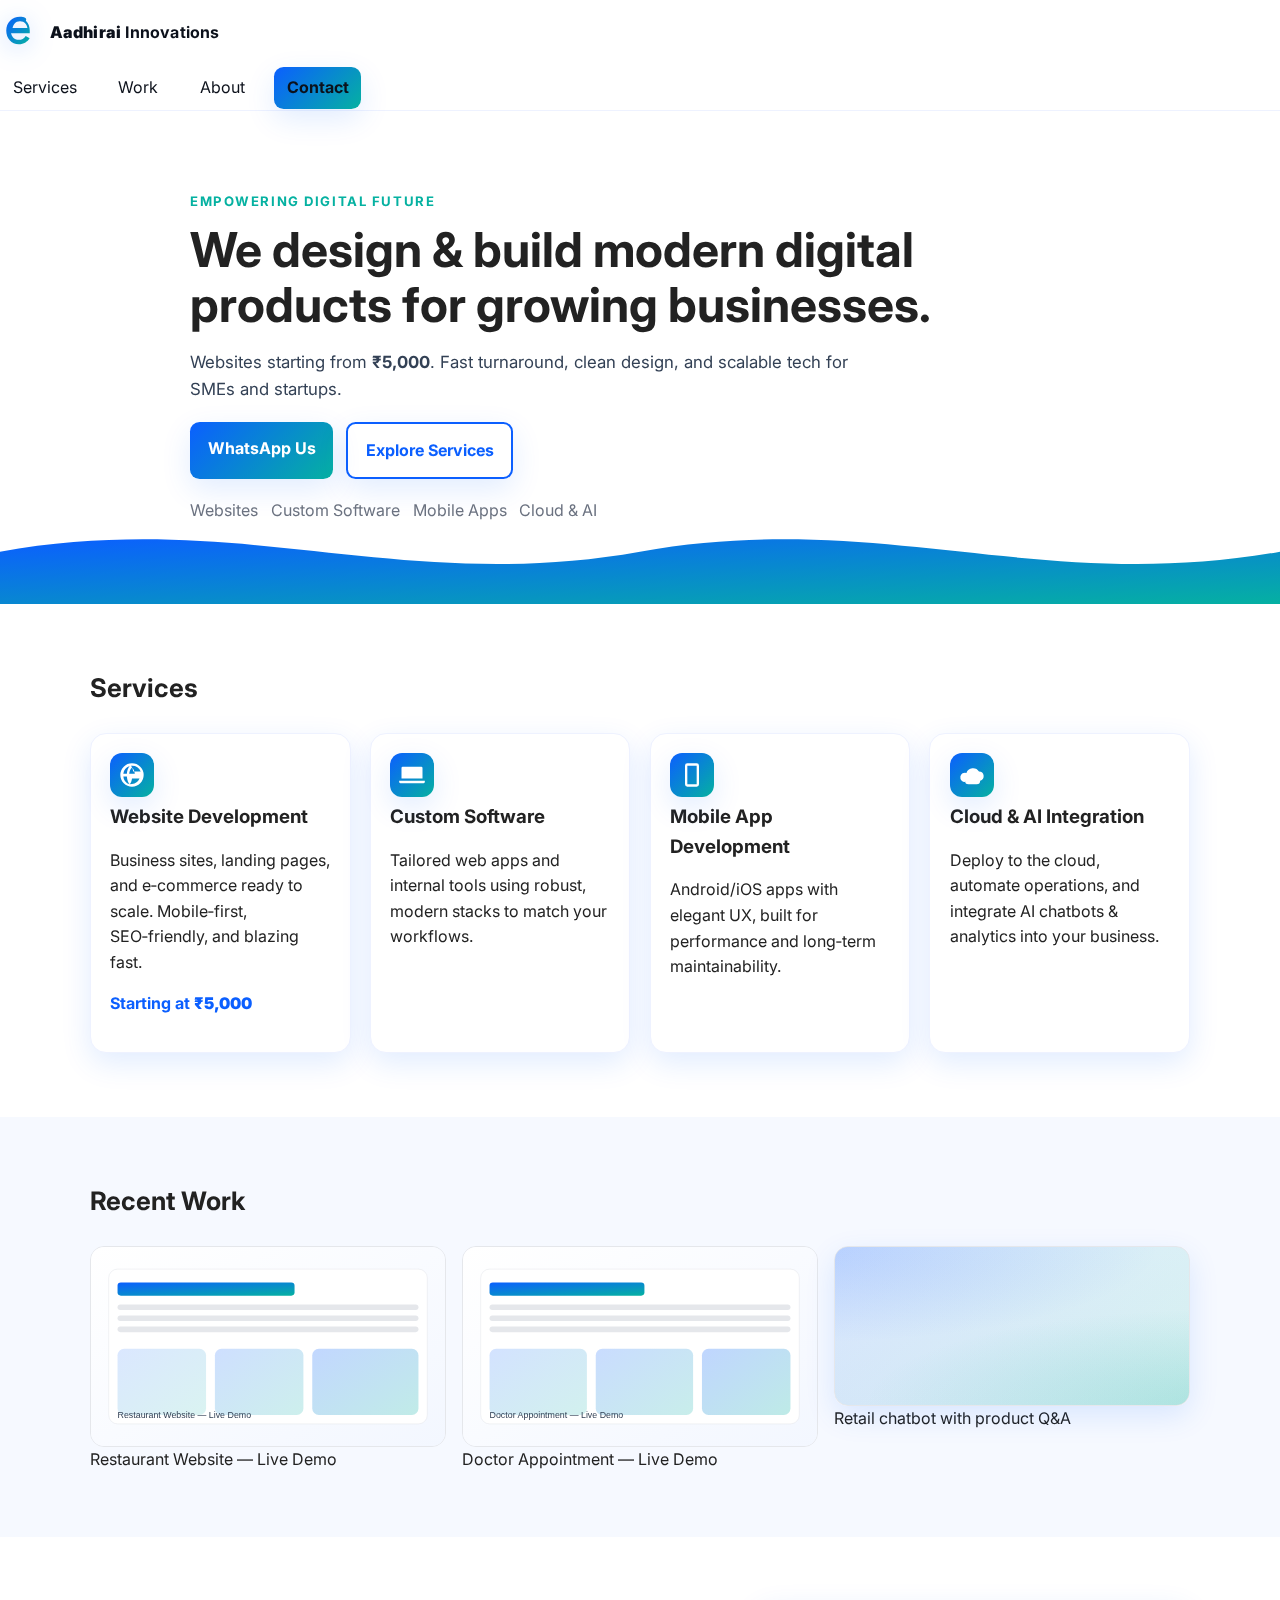
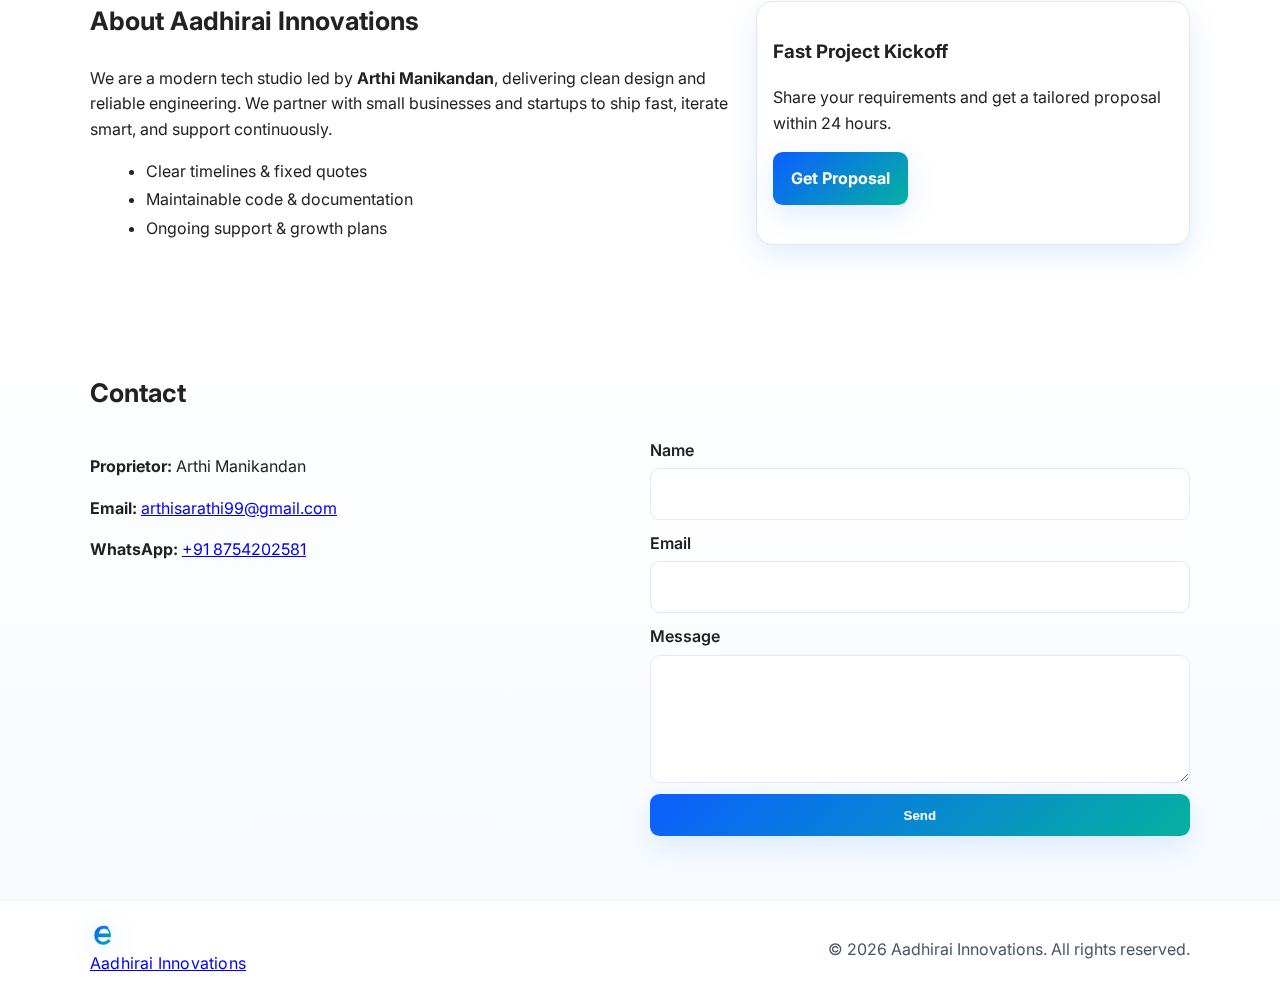
<file: index.html>
<!DOCTYPE html>
<html lang="en">
<head>
  <meta charset="utf-8" />
  <meta name="viewport" content="width=device-width, initial-scale=1" />
  <title>Aadhirai Innovations — Empowering Digital Future</title>
  <meta name="description" content="Website Development • Custom Software • Mobile Apps • Cloud & AI Integration" />
  <meta property="og:title" content="Aadhirai Innovations" />
  <meta property="og:description" content="Website Development • Custom Software • Mobile Apps • Cloud & AI Integration" />
  <meta property="og:type" content="website" />
  <meta name="theme-color" content="#0b5fff" />
  <link rel="icon" href="assets/favicon.svg">
  <link rel="preconnect" href="https://fonts.gstatic.com" crossorigin>
  <link href="https://fonts.googleapis.com/css2?family=Inter:wght@400;600;700;800&display=swap" rel="stylesheet">
  <link rel="stylesheet" href="styles.css" />
</head>
<body>
  <header class="site-header">
    <a class="brand" href="#home" aria-label="Aadhirai Innovations home">
      <img class="logo" src="assets/logo.svg" alt="Aadhirai Innovations logo" width="40" height="40" />
      <span class="brand-text"><strong>Aadhirai</strong> Innovations</span>
    </a>
    <nav class="nav">
      <a href="#services">Services</a>
      <a href="#work">Work</a>
      <a href="#about">About</a>
      <a href="#contact" class="btn btn-small">Contact</a>
    </nav>
  </header>

  <main id="home">
    <section class="hero">
      <div class="hero-inner">
        <p class="eyebrow">Empowering Digital Future</p>
        <h1>We design & build modern digital products for growing businesses.</h1>
        <p class="lede">Websites starting from <strong>₹5,000</strong>. Fast turnaround, clean design, and scalable tech for SMEs and startups.</p>
        <div class="cta-row">
          <a class="btn" href="https://wa.me/918754202581?text=Hi%20Aadhirai%20Innovations!%20I%E2%80%99m%20interested%20in%20a%20website." target="_blank" rel="noopener">WhatsApp Us</a>
          <a class="btn btn-ghost" href="#services">Explore Services</a>
        </div>
        <ul class="hero-trust">
          <li>Websites</li>
          <li>Custom Software</li>
          <li>Mobile Apps</li>
          <li>Cloud & AI</li>
        </ul>
      </div>
      <div class="hero-visual" aria-hidden="true">
        <!-- Decorative wave -->
        <svg viewBox="0 0 800 300" preserveAspectRatio="none" class="wave">
          <defs>
            <linearGradient id="grad" x1="0" y1="0" x2="1" y2="1">
              <stop offset="0%" stop-color="var(--royal)" />
              <stop offset="100%" stop-color="var(--teal)" />
            </linearGradient>
          </defs>
          <path d="M0,200 C150,120 250,280 400,200 C550,120 650,280 800,200 L800,300 L0,300 Z" fill="url(#grad)"/>
        </svg>
      </div>
    </section>

    <section id="services" class="section">
      <div class="container">
        <h2 class="section-title">Services</h2>
        <div class="cards">
          <article class="card">
            <div class="icon globe" aria-hidden="true"></div>
            <h3>Website Development</h3>
            <p>Business sites, landing pages, and e‑commerce ready to scale. Mobile‑first, SEO‑friendly, and blazing fast.</p>
            <p class="price">Starting at <strong>₹5,000</strong></p>
          </article>
          <article class="card">
            <div class="icon laptop" aria-hidden="true"></div>
            <h3>Custom Software</h3>
            <p>Tailored web apps and internal tools using robust, modern stacks to match your workflows.</p>
          </article>
          <article class="card">
            <div class="icon phone" aria-hidden="true"></div>
            <h3>Mobile App Development</h3>
            <p>Android/iOS apps with elegant UX, built for performance and long‑term maintainability.</p>
          </article>
          <article class="card">
            <div class="icon cloud" aria-hidden="true"></div>
            <h3>Cloud & AI Integration</h3>
            <p>Deploy to the cloud, automate operations, and integrate AI chatbots & analytics into your business.</p>
          </article>
        </div>
      </div>
    </section>

    <section id="work" class="section alt">
      <div class="container">
        <h2 class="section-title">Recent Work</h2>
        <div class="grid">
          <figure class="work">
  <a href="demos/restaurant/" target="_blank" rel="noopener">
    <img src="assets/restaurant-demo.svg" 
         alt="Restaurant Website Demo by Aadhirai Innovations" 
         style="border-radius:14px;border:1px solid #e5e7eb">
  </a>
  <figcaption>Restaurant Website — Live Demo</figcaption>
</figure>
          <!-- Doctor Appointment Demo Card -->
<figure class="work">
  <a href="demos/doctor/" target="_blank" rel="noopener">
    <img src="assets/doctor-demo.svg" 
         alt="Doctor Appointment Booking Demo by Aadhirai Innovations" 
         style="border-radius:14px;border:1px solid #e5e7eb">
  </a>
  <figcaption>Doctor Appointment — Live Demo</figcaption>
</figure>
          <figure class="work">
            <div class="shot demo3"></div>
            <figcaption>Retail chatbot with product Q&A</figcaption>
          </figure>
        </div>
      </div>
    </section>

    <section id="about" class="section">
      <div class="container about">
        <div>
          <h2 class="section-title">About Aadhirai Innovations</h2>
          <p>We are a modern tech studio led by <strong>Arthi Manikandan</strong>, delivering clean design and reliable engineering. We partner with small businesses and startups to ship fast, iterate smart, and support continuously.</p>
          <ul class="bullets">
            <li>Clear timelines & fixed quotes</li>
            <li>Maintainable code & documentation</li>
            <li>Ongoing support & growth plans</li>
          </ul>
        </div>
        <div class="about-card">
          <h3>Fast Project Kickoff</h3>
          <p>Share your requirements and get a tailored proposal within 24 hours.</p>
          <a class="btn btn-small" href="#contact">Get Proposal</a>
        </div>
      </div>
    </section>

    <section id="contact" class="section contact">
      <div class="container">
        <h2 class="section-title">Contact</h2>
        <div class="contact-grid">
          <div>
            <p><strong>Proprietor:</strong> Arthi Manikandan</p>
            <p><strong>Email:</strong> <a href="mailto:arthisarathi99@gmail.com">arthisarathi99@gmail.com</a></p>
            <p><strong>WhatsApp:</strong> <a href="https://wa.me/918754202581" target="_blank" rel="noopener">+91 8754202581</a></p>
          </div>
          <form class="contact-form" name="contact" data-netlify="true" method="POST">
            <input type="hidden" name="form-name" value="contact">
            <label>
              <span>Name</span>
              <input type="text" name="name" required />
            </label>
            <label>
              <span>Email</span>
              <input type="email" name="email" required />
            </label>
            <label>
              <span>Message</span>
              <textarea name="message" rows="4" required></textarea>
            </label>
            <button class="btn" type="submit">Send</button>
          </form>
        </div>
      </div>
    </section>
  </main>

  <footer class="site-footer">
    <div class="container footer-inner">
      <a class="brand" href="#home">
        <img class="logo" src="assets/logo.svg" alt="" width="28" height="28" />
        <span class="brand-text">Aadhirai Innovations</span>
      </a>
      <p>© <span id="y"></span> Aadhirai Innovations. All rights reserved.</p>
    </div>
  </footer>

  <script>
    // Smooth scroll for anchor links
    document.querySelectorAll('a[href^="#"]').forEach(a => {
      a.addEventListener('click', e => {
        const id = a.getAttribute('href');
        const el = document.querySelector(id);
        if (el) {
          e.preventDefault();
          el.scrollIntoView({ behavior: 'smooth' });
        }
      });
    });
    // Year
    document.getElementById('y').textContent = new Date().getFullYear();
  </script>
</body>
</html>
</file>
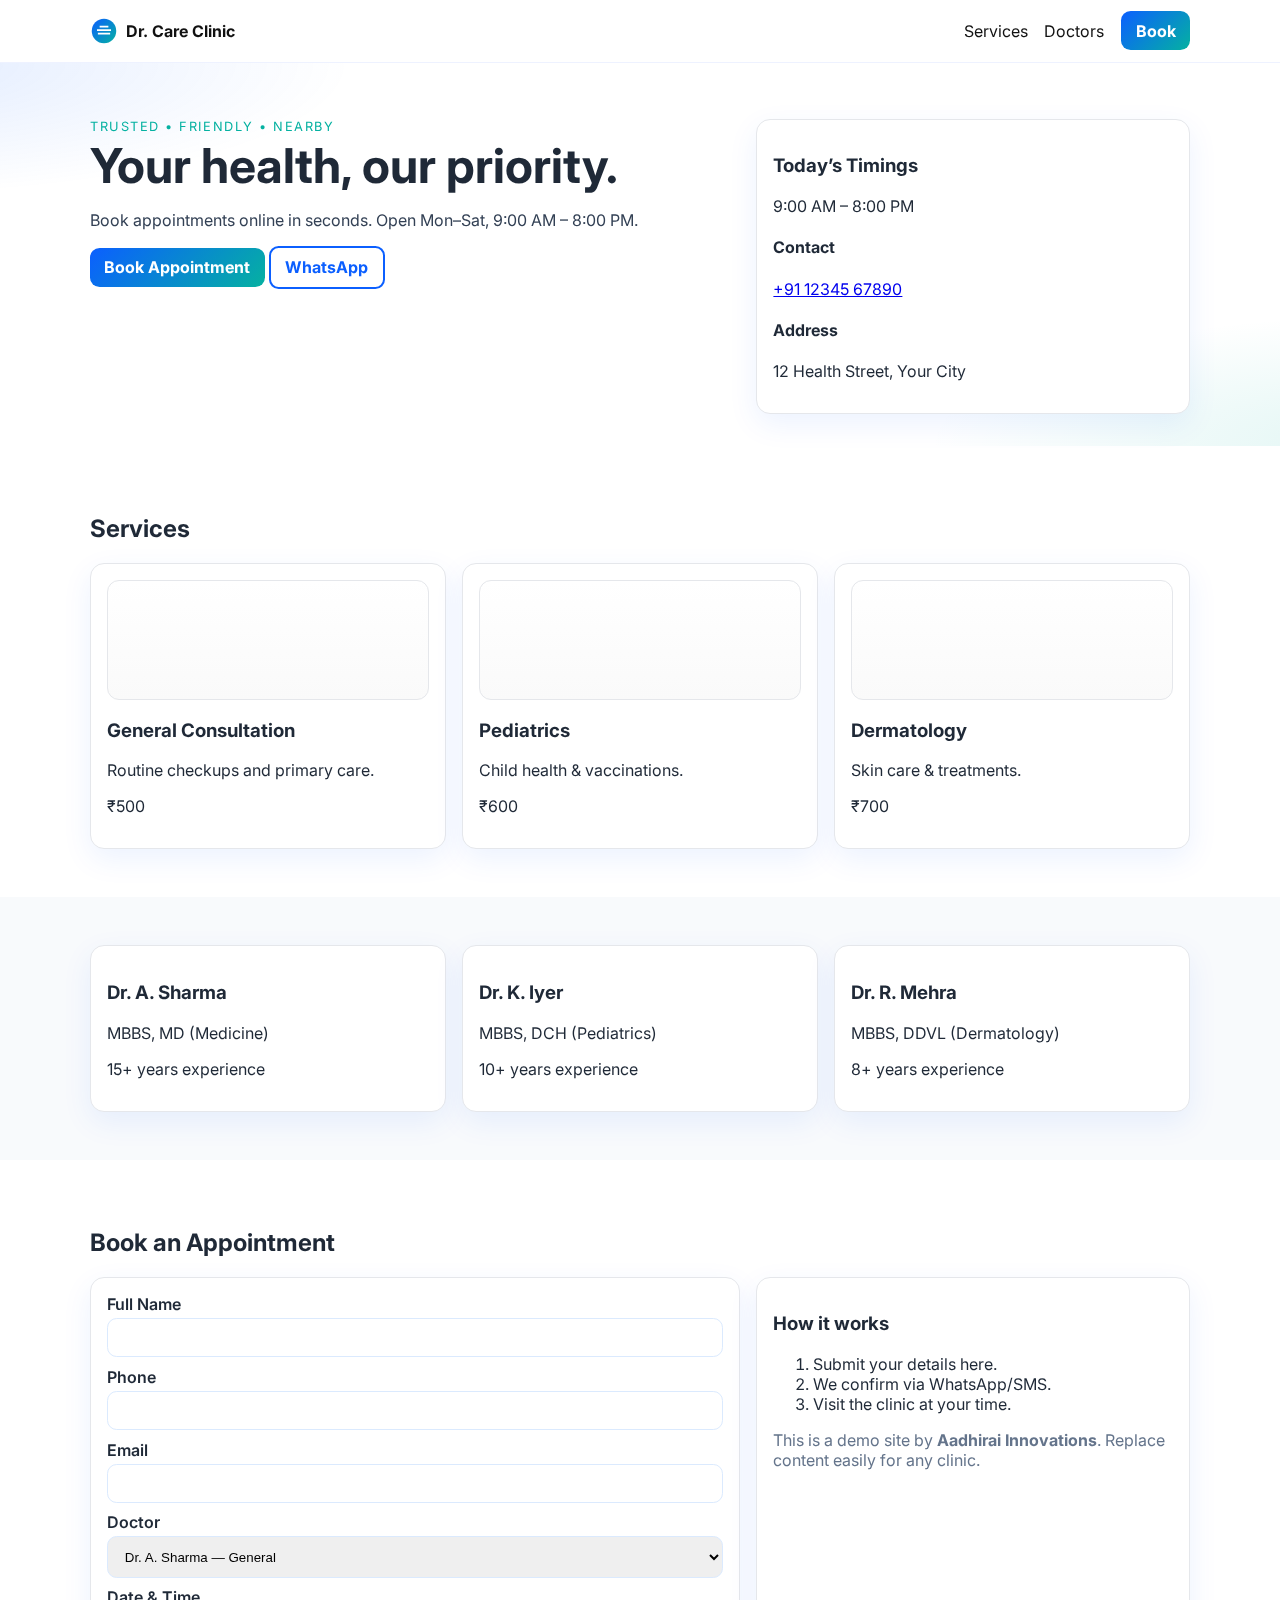
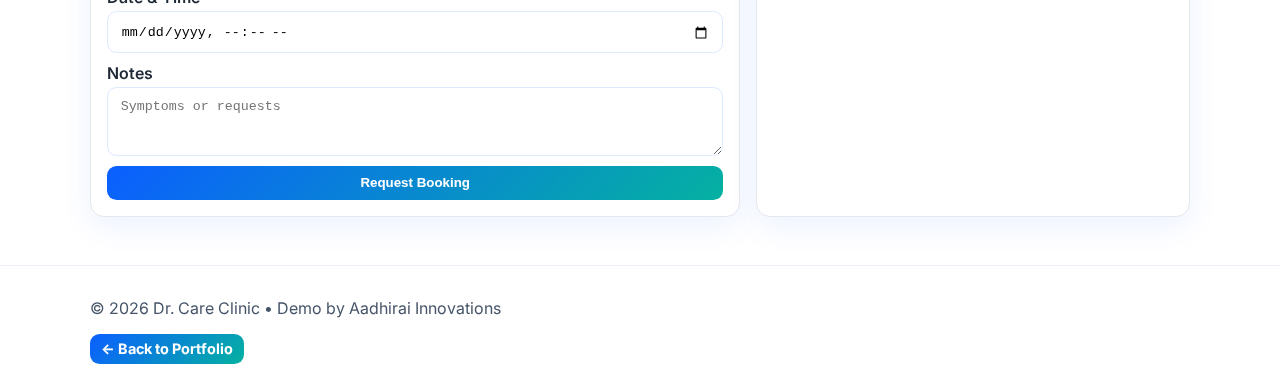
<file: demos/doctor/index.html>
<!DOCTYPE html>
<html lang="en">
<head>
  <meta charset="utf-8">
  <meta name="viewport" content="width=device-width, initial-scale=1">
  <title>Dr. Care Clinic — Appointment Booking (Demo)</title>
  <meta name="description" content="Mobile-first doctor appointment booking demo by Aadhirai Innovations.">
  <link rel="icon" href="assets/favicon.svg">
  <link href="https://fonts.googleapis.com/css2?family=Inter:wght@400;600;700&display=swap" rel="stylesheet">
  <link rel="stylesheet" href="styles.css">
</head>
<body>
  <header class="topbar">
    <div class="wrap">
      <a class="brand" href="#home">
        <img src="assets/brand.svg" alt="" width="28" height="28">
        <span>Dr. Care Clinic</span>
      </a>
      <nav>
        <a href="#services">Services</a>
        <a href="#doctors">Doctors</a>
        <a href="#book" class="btn">Book</a>
      </nav>
    </div>
  </header>

  <section class="hero" id="home">
    <div class="wrap hero-grid">
      <div>
        <p class="eyebrow">Trusted • Friendly • Nearby</p>
        <h1>Your health, our priority.</h1>
        <p class="lede">Book appointments online in seconds. Open Mon–Sat, 9:00 AM – 8:00 PM.</p>
        <div class="cta">
          <a class="btn" href="#book">Book Appointment</a>
          <a class="btn ghost" href="https://wa.me/918754202581?text=Hi%2C%20I%20want%20to%20book%20an%20appointment" target="_blank" rel="noopener">WhatsApp</a>
        </div>
      </div>
      <div class="card">
        <h3>Today’s Timings</h3>
        <p>9:00 AM – 8:00 PM</p>
        <h4>Contact</h4>
        <p><a href="tel:+911234567890">+91 12345 67890</a></p>
        <h4>Address</h4>
        <p>12 Health Street, Your City</p>
      </div>
    </div>
  </section>

  <section class="section" id="services">
    <div class="wrap">
      <h2>Services</h2>
      <div class="cards">
        <article class="card svc">
          <div class="shot s1"></div>
          <h3>General Consultation</h3>
          <p>Routine checkups and primary care.</p>
          <p class="fee">₹500</p>
        </article>
        <article class="card svc">
          <div class="shot s2"></div>
          <h3>Pediatrics</h3>
          <p>Child health & vaccinations.</p>
          <p class="fee">₹600</p>
        </article>
        <article class="card svc">
          <div class="shot s3"></div>
          <h3>Dermatology</h3>
          <p>Skin care & treatments.</p>
          <p class="fee">₹700</p>
        </article>
      </div>
    </div>
  </section>

  <section class="section alt" id="doctors">
    <div class="wrap docs">
      <div class="card">
        <h3>Dr. A. Sharma</h3>
        <p>MBBS, MD (Medicine)</p>
        <p>15+ years experience</p>
      </div>
      <div class="card">
        <h3>Dr. K. Iyer</h3>
        <p>MBBS, DCH (Pediatrics)</p>
        <p>10+ years experience</p>
      </div>
      <div class="card">
        <h3>Dr. R. Mehra</h3>
        <p>MBBS, DDVL (Dermatology)</p>
        <p>8+ years experience</p>
      </div>
    </div>
  </section>

  <section class="section book" id="book">
    <div class="wrap">
      <h2>Book an Appointment</h2>
      <div class="grid">
        <form class="form card" name="appointment" data-netlify="true" method="POST">
          <input type="hidden" name="form-name" value="appointment">
          <label><span>Full Name</span><input type="text" name="name" required></label>
          <label><span>Phone</span><input type="tel" name="phone" required></label>
          <label><span>Email</span><input type="email" name="email"></label>
          <label><span>Doctor</span>
            <select name="doctor" required>
              <option value="Dr. A. Sharma">Dr. A. Sharma — General</option>
              <option value="Dr. K. Iyer">Dr. K. Iyer — Pediatrics</option>
              <option value="Dr. R. Mehra">Dr. R. Mehra — Dermatology</option>
            </select>
          </label>
          <label><span>Date & Time</span><input type="datetime-local" name="datetime" required></label>
          <label><span>Notes</span><textarea name="notes" rows="3" placeholder="Symptoms or requests"></textarea></label>
          <button class="btn" type="submit">Request Booking</button>
        </form>
        <div class="card info">
          <h3>How it works</h3>
          <ol>
            <li>Submit your details here.</li>
            <li>We confirm via WhatsApp/SMS.</li>
            <li>Visit the clinic at your time.</li>
          </ol>
          <p class="muted">This is a demo site by <strong>Aadhirai Innovations</strong>. Replace content easily for any clinic.</p>
        </div>
      </div>
    </div>
  </section>

  <footer class="footer">
    <div class="wrap">
      <p>© <span id="y"></span> Dr. Care Clinic • Demo by Aadhirai Innovations</p>
      <a class="btn small" href="../../index.with-doctor.html">← Back to Portfolio</a>
    </div>
  </footer>
  <script>document.getElementById('y').textContent=new Date().getFullYear()</script>
</body>
</html>
</file>
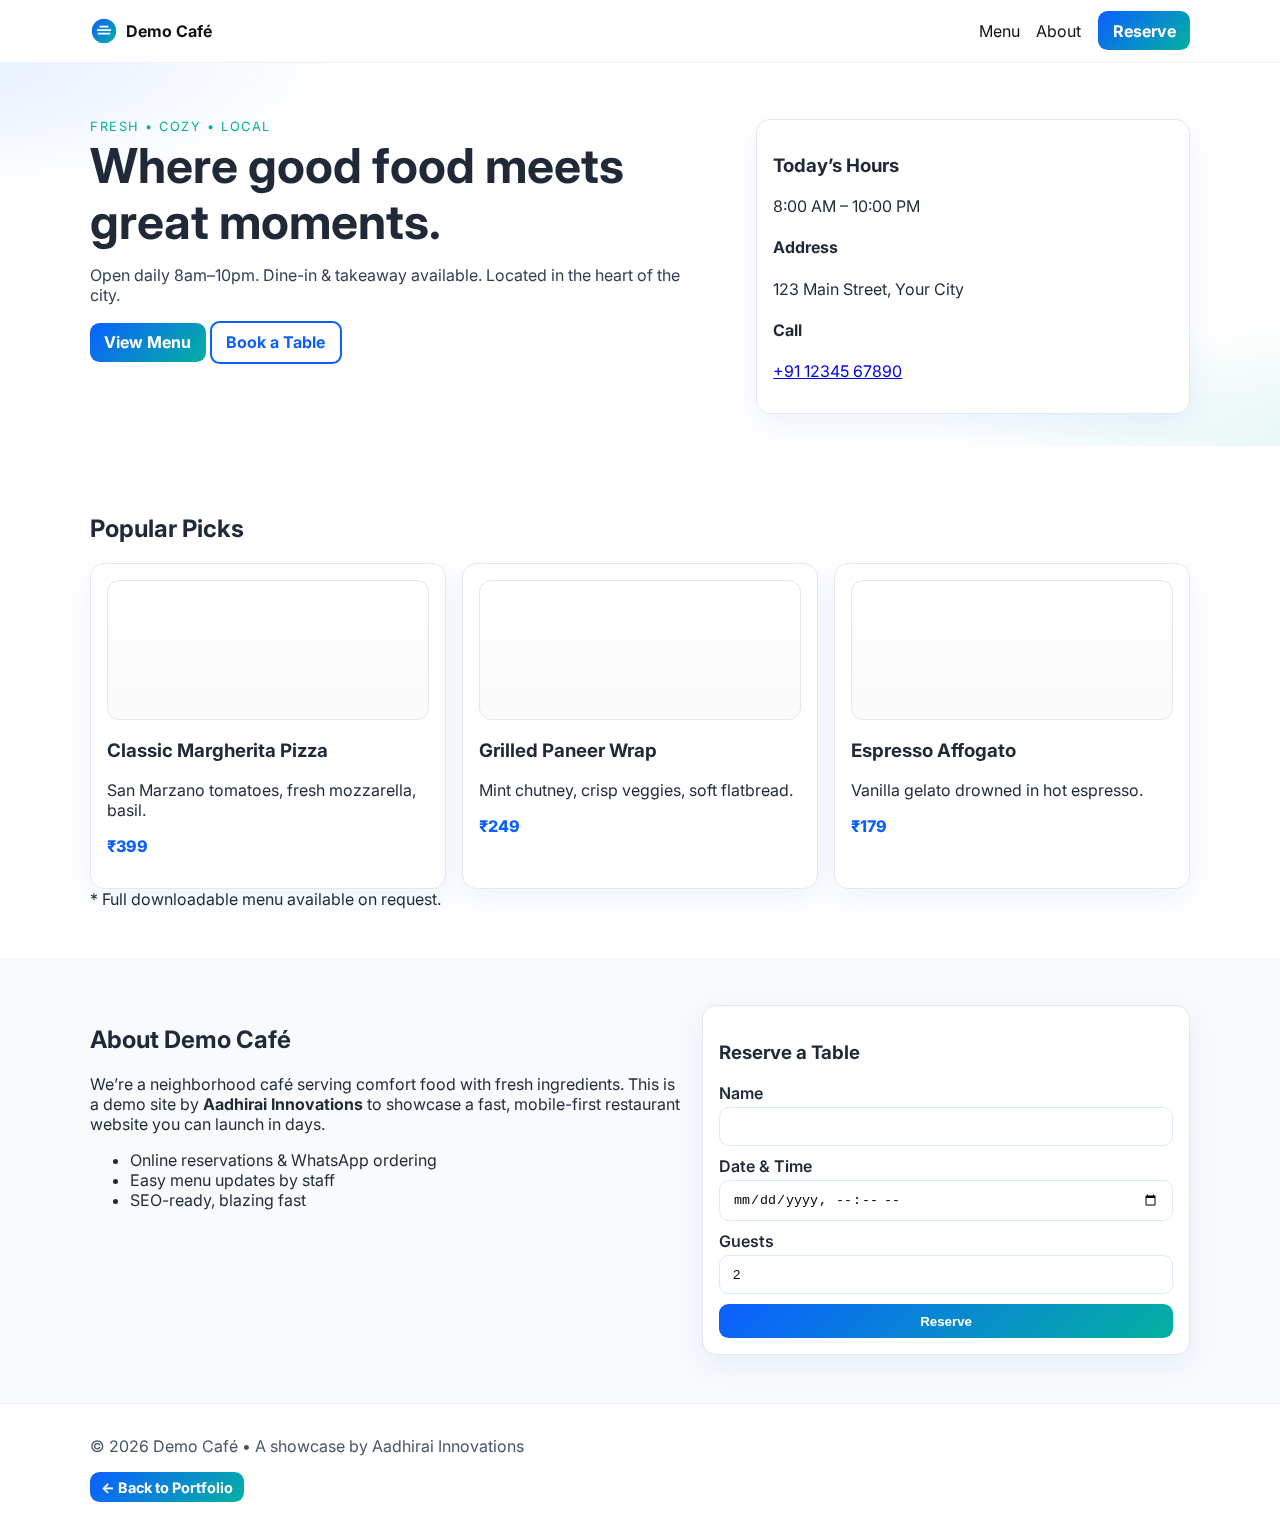
<file: demos/restaurant/index.html>
<!DOCTYPE html>
<html lang="en">
<head>
  <meta charset="utf-8" />
  <meta name="viewport" content="width=device-width, initial-scale=1" />
  <title>Demo Café — Aadhirai Innovations</title>
  <meta name="description" content="A clean, mobile-first restaurant website demo you can customize for clients." />
  <link rel="icon" href="assets/favicon.svg">
  <link href="https://fonts.googleapis.com/css2?family=Inter:wght@400;600;700&display=swap" rel="stylesheet">
  <link rel="stylesheet" href="styles.css" />
</head>
<body>
  <header class="topbar">
    <div class="wrap">
      <a class="brand" href="#home">
        <img src="assets/brand.svg" alt="" width="28" height="28">
        <span>Demo Café</span>
      </a>
      <nav>
        <a href="#menu">Menu</a>
        <a href="#about">About</a>
        <a href="#reserve" class="btn">Reserve</a>
      </nav>
    </div>
  </header>

  <section class="hero" id="home">
    <div class="wrap hero-grid">
      <div>
        <p class="eyebrow">Fresh • Cozy • Local</p>
        <h1>Where good food meets great moments.</h1>
        <p class="lede">Open daily 8am–10pm. Dine-in & takeaway available. Located in the heart of the city.</p>
        <div class="cta">
          <a class="btn" href="#menu">View Menu</a>
          <a class="btn ghost" href="#reserve">Book a Table</a>
        </div>
      </div>
      <div class="card hours">
        <h3>Today’s Hours</h3>
        <p>8:00 AM – 10:00 PM</p>
        <h4>Address</h4>
        <p>123 Main Street, Your City</p>
        <h4>Call</h4>
        <p><a href="tel:+911234567890">+91 12345 67890</a></p>
      </div>
    </div>
  </section>

  <section class="section" id="menu">
    <div class="wrap">
      <h2>Popular Picks</h2>
      <div class="cards">
        <article class="card dish">
          <div class="shot shot1"></div>
          <h3>Classic Margherita Pizza</h3>
          <p>San Marzano tomatoes, fresh mozzarella, basil.</p>
          <p class="price">₹399</p>
        </article>
        <article class="card dish">
          <div class="shot shot2"></div>
          <h3>Grilled Paneer Wrap</h3>
          <p>Mint chutney, crisp veggies, soft flatbread.</p>
          <p class="price">₹249</p>
        </article>
        <article class="card dish">
          <div class="shot shot3"></div>
          <h3>Espresso Affogato</h3>
          <p>Vanilla gelato drowned in hot espresso.</p>
          <p class="price">₹179</p>
        </article>
      </div>
      <div class="menu-note">* Full downloadable menu available on request.</div>
    </div>
  </section>

  <section class="section alt" id="about">
    <div class="wrap about">
      <div>
        <h2>About Demo Café</h2>
        <p>We’re a neighborhood café serving comfort food with fresh ingredients. This is a demo site by <strong>Aadhirai Innovations</strong> to showcase a fast, mobile-first restaurant website you can launch in days.</p>
        <ul>
          <li>Online reservations & WhatsApp ordering</li>
          <li>Easy menu updates by staff</li>
          <li>SEO-ready, blazing fast</li>
        </ul>
      </div>
      <div class="card">
        <h3>Reserve a Table</h3>
        <form class="form" name="reserve" data-netlify="true" method="POST">
          <input type="hidden" name="form-name" value="reserve">
          <label>
            <span>Name</span>
            <input type="text" name="name" required>
          </label>
          <label>
            <span>Date & Time</span>
            <input type="datetime-local" name="datetime" required>
          </label>
          <label>
            <span>Guests</span>
            <input type="number" min="1" max="20" name="guests" value="2" required>
          </label>
          <button class="btn" id="reserve">Reserve</button>
        </form>
      </div>
    </div>
  </section>

  <footer class="footer">
    <div class="wrap">
      <p>© <span id="y"></span> Demo Café • A showcase by Aadhirai Innovations</p>
      <a class="btn small" href="../../index.with-restaurant.html">← Back to Portfolio</a>
    </div>
  </footer>
  <script>document.getElementById('y').textContent=new Date().getFullYear()</script>
</body>
</html>
</file>
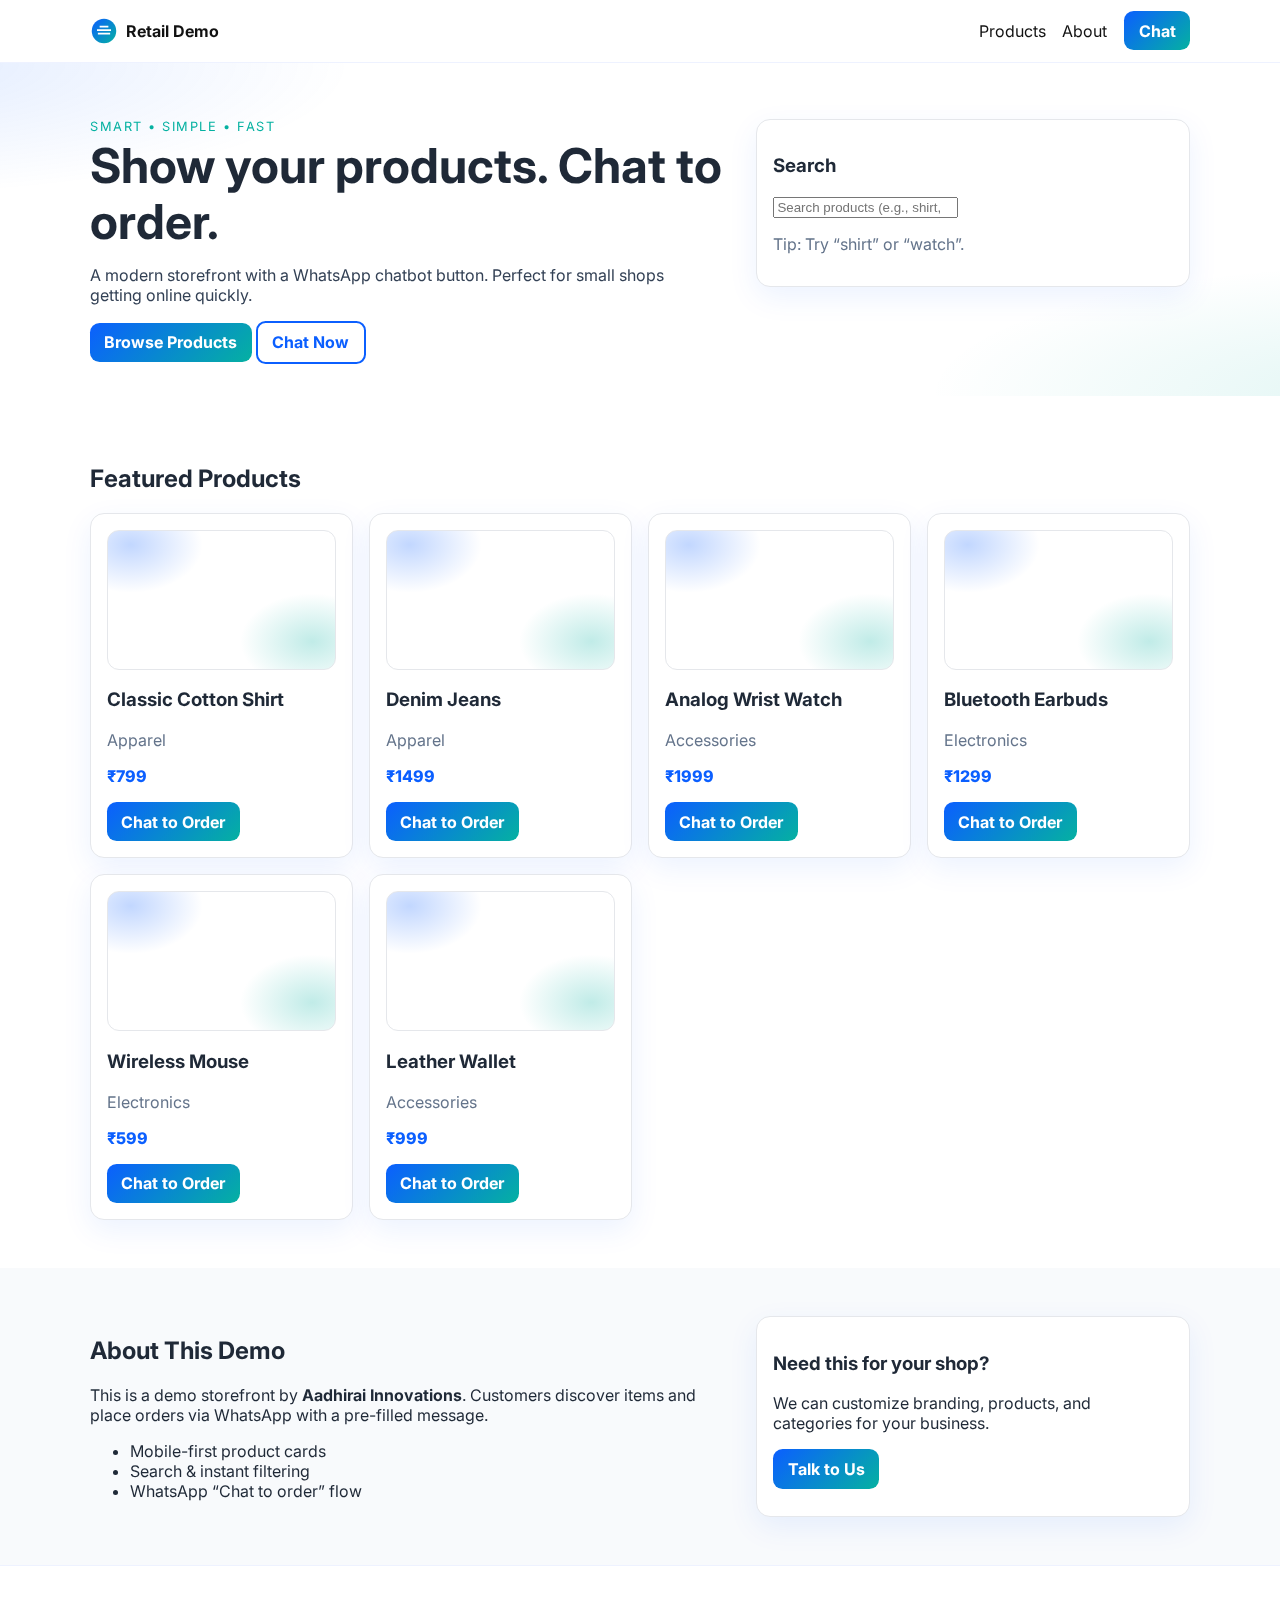
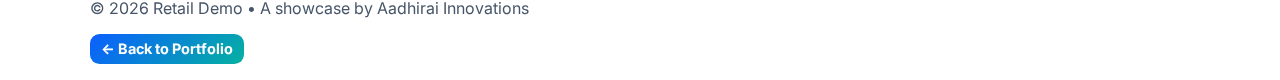
<file: demos/retail/index.html>
<!DOCTYPE html>
<html lang="en">
<head>
  <meta charset="utf-8">
  <meta name="viewport" content="width=device-width, initial-scale=1">
  <title>Retail Store + Chatbot (Demo) — Aadhirai Innovations</title>
  <meta name="description" content="Mobile-first retail demo with product cards and WhatsApp chatbot ordering.">
  <link rel="icon" href="assets/favicon.svg">
  <link href="https://fonts.googleapis.com/css2?family=Inter:wght@400;600;700&display=swap" rel="stylesheet">
  <link rel="stylesheet" href="styles.css">
</head>
<body>
  <header class="topbar">
    <div class="wrap">
      <a class="brand" href="#home">
        <img src="assets/brand.svg" alt="" width="28" height="28">
        <span>Retail Demo</span>
      </a>
      <nav>
        <a href="#products">Products</a>
        <a href="#about">About</a>
        <a class="btn" href="https://wa.me/918754202581?text=Hi%2C%20I%20am%20interested%20in%20your%20products" target="_blank" rel="noopener">Chat</a>
      </nav>
    </div>
  </header>

  <section class="hero" id="home">
    <div class="wrap hero-grid">
      <div>
        <p class="eyebrow">Smart • Simple • Fast</p>
        <h1>Show your products. Chat to order.</h1>
        <p class="lede">A modern storefront with a WhatsApp chatbot button. Perfect for small shops getting online quickly.</p>
        <div class="cta">
          <a class="btn" href="#products">Browse Products</a>
          <a class="btn ghost" href="https://wa.me/918754202581?text=Hi%2C%20I%20want%20to%20order" target="_blank" rel="noopener">Chat Now</a>
        </div>
      </div>
      <div class="card">
        <h3>Search</h3>
        <input id="q" type="search" placeholder="Search products (e.g., shirt, phone)">
        <p class="muted">Tip: Try “shirt” or “watch”.</p>
      </div>
    </div>
  </section>

  <section class="section" id="products">
    <div class="wrap">
      <h2>Featured Products</h2>
      <div id="grid" class="grid"></div>
    </div>
  </section>

  <section class="section alt" id="about">
    <div class="wrap about">
      <div>
        <h2>About This Demo</h2>
        <p>This is a demo storefront by <strong>Aadhirai Innovations</strong>. Customers discover items and place orders via WhatsApp with a pre-filled message.</p>
        <ul>
          <li>Mobile-first product cards</li>
          <li>Search & instant filtering</li>
          <li>WhatsApp “Chat to order” flow</li>
        </ul>
      </div>
      <div class="card">
        <h3>Need this for your shop?</h3>
        <p>We can customize branding, products, and categories for your business.</p>
        <a class="btn" href="https://wa.me/918754202581?text=Hi%2C%20I%20want%20a%20retail%20website%20like%20your%20demo" target="_blank" rel="noopener">Talk to Us</a>
      </div>
    </div>
  </section>

  <footer class="footer">
    <div class="wrap">
      <p>© <span id="y"></span> Retail Demo • A showcase by Aadhirai Innovations</p>
      <a class="btn small" href="../../index.with-retail.html">← Back to Portfolio</a>
    </div>
  </footer>

  <script>
    const products=[
      {id:1,name:'Classic Cotton Shirt',price:799,category:'Apparel'},
      {id:2,name:'Denim Jeans',price:1499,category:'Apparel'},
      {id:3,name:'Analog Wrist Watch',price:1999,category:'Accessories'},
      {id:4,name:'Bluetooth Earbuds',price:1299,category:'Electronics'},
      {id:5,name:'Wireless Mouse',price:599,category:'Electronics'},
      {id:6,name:'Leather Wallet',price:999,category:'Accessories'}
    ];
    const grid=document.getElementById('grid');
    const q=document.getElementById('q');
    const phone='918754202581'; // WhatsApp number
    function card(p){
      const msg=encodeURIComponent('Hi, I want to order: '+p.name+' (₹'+p.price+')');
      return `
        <article class="card product">
          <div class="shot"></div>
          <h3>${p.name}</h3>
          <p class="muted">${p.category}</p>
          <p class="price">₹${p.price}</p>
          <div class="row">
            <a class="btn" target="_blank" rel="noopener" href="https://wa.me/${phone}?text=${msg}">Chat to Order</a>
          </div>
        </article>`;
    }
    function render(list){ grid.innerHTML=list.map(card).join(''); }
    function filter(){
      const v=(q.value||'').toLowerCase();
      render(products.filter(p=> (p.name+' '+p.category).toLowerCase().includes(v)));
    }
    q.addEventListener('input',filter);
    render(products);
    document.getElementById('y').textContent=new Date().getFullYear();
  </script>
</body>
</html>
</file>
<file: styles.css>
:root{
  --royal:#0b5fff;
  --teal:#05b1a1;
  --ink:#0c111b;
  --text:#222;
  --muted:#6b7280;
  --bg:#ffffff;
  --alt:#f6f9ff;
  --card:#ffffff;
  --shadow: 0 10px 30px rgba(11,95,255,.12);
}
*{box-sizing:border-box}
html,body{margin:0;padding:0}
body{
  font-family:'Inter',system-ui,-apple-system,Segoe UI,Roboto,Ubuntu,Cantarell,Helvetica,Arial,'Apple Color Emoji','Segoe UI Emoji',sans-serif;
  color:var(--text); background:var(--bg); line-height:1.6;
}
img{max-width:100%;height:auto;display:block}
.container{width:min(1100px,92%);margin:0 auto}

.site-header{
  position:sticky; top:0; z-index:50;
  backdrop-filter:saturate(140%) blur(8px);
  background:rgba(255,255,255,.7);
  border-bottom:1px solid #eef2ff;
}
.site-header .brand{display:flex;align-items:center;gap:.6rem;padding:.8rem 0;text-decoration:none;color:var(--ink);font-weight:700}
.logo{filter:drop-shadow(0 4px 12px rgba(11,95,255,.25))}
.brand-text{letter-spacing:.2px}
.nav{display:flex;gap:1rem;align-items:center}
.nav a{padding:.6rem .8rem;text-decoration:none;color:var(--ink)}
.nav .btn-small{padding:.5rem .8rem}

.hero{position:relative; overflow:hidden; padding:5rem 0 3rem}
.hero-inner{width:min(900px,92%); margin:0 auto 2rem auto; text-align:left}
.eyebrow{color:var(--teal); font-weight:700; letter-spacing:.12em; text-transform:uppercase; font-size:.82rem; margin:0 0 .6rem}
.hero h1{font-size:clamp(1.9rem,4vw,3rem); line-height:1.15; margin:.2rem 0 1rem}
.lede{font-size:1.05rem; color:#334155; max-width:60ch}
.cta-row{display:flex; gap:.8rem; margin:1.2rem 0 1rem; flex-wrap:wrap}
.btn{background:linear-gradient(135deg,var(--royal),var(--teal)); color:#fff; border:none; padding:.85rem 1.1rem; border-radius:.6rem; text-decoration:none; font-weight:700; box-shadow:var(--shadow); display:inline-block}
.btn:hover{transform:translateY(-1px)}
.btn-ghost{background:transparent;color:var(--royal);border:2px solid var(--royal)}

.hero-trust{display:flex; gap:.8rem; list-style:none; padding:0; margin:1.2rem 0 0; flex-wrap:wrap; color:var(--muted)}
.hero-visual .wave{position:absolute; left:0; bottom:-1px; width:100%; height:160px;}

.section{padding:4rem 0}
.section.alt{background:var(--alt)}
.section-title{font-size:1.6rem; margin:0 0 1.5rem}

.cards{display:grid; grid-template-columns:repeat(auto-fit,minmax(240px,1fr)); gap:1.2rem}
.card{background:var(--card); border:1px solid #eef2ff; border-radius:16px; padding:1.2rem; box-shadow:var(--shadow)}
.card h3{margin:.3rem 0 .4rem}
.card .price{color:#0b5fff; font-weight:700}

.icon{width:44px;height:44px;border-radius:12px; background:linear-gradient(135deg,var(--royal),var(--teal)); box-shadow:var(--shadow); position:relative}
.icon::after{content:''; position:absolute; inset:8px; background:white; mask-size:contain; mask-repeat:no-repeat; mask-position:center}
.icon.globe::after{mask-image:url('data:image/svg+xml;utf8,<svg xmlns=%22http://www.w3.org/2000/svg%22 viewBox=%220 0 24 24%22><path fill=%22black%22 d=%22M12 2a10 10 0 100 20 10 10 0 000-20Zm0 2a8 8 0 0 1 7.45 5H13c-.23-2.17-1.02-3.9-1.9-5ZM10 4.27C8.71 5.64 7.86 7.9 7.6 11H4.55A8.02 8.02 0 0 1 10 4.27Zm-5.45 9H7.6c.26 3.1 1.11 5.36 2.4 6.73A8.02 8.02 0 0 1 4.55 13Zm5.55 6.73c.88-1.1 1.67-2.83 1.9-5h6.45A8 8 0 0 1 12 19.73ZM14.4 11H9.6c.22-2.33.98-4.14 2.4-5.52 1.42 1.38 2.18 3.19 2.4 5.52Z"/></svg>');}
.icon.laptop::after{mask-image:url('data:image/svg+xml;utf8,<svg xmlns=%22http://www.w3.org/2000/svg%22 viewBox=%220 0 24 24%22><path fill=%22black%22 d=%22M4 5h16a1 1 0 0 1 1 1v9H3V6a1 1 0 0 1 1-1Zm-3 12h22v1a1 1 0 0 1-1 1H2a1 1 0 0 1-1-1v-1Z"/></svg>');}
.icon.phone::after{mask-image:url('data:image/svg+xml;utf8,<svg xmlns=%22http://www.w3.org/2000/svg%22 viewBox=%220 0 24 24%22><path fill=%22black%22 d=%22M8 2h8a2 2 0 0 1 2 2v16a2 2 0 0 1-2 2H8a2 2 0 0 1-2-2V4a2 2 0 0 1 2-2Zm0 2v16h8V4H8Z"/></svg>');}
.icon.cloud::after{mask-image:url('data:image/svg+xml;utf8,<svg xmlns=%22http://www.w3.org/2000/svg%22 viewBox=%220 0 24 24%22><path fill=%22black%22 d=%22M6 18a4 4 0 1 1 1.2-7.81A6 6 0 0 1 18 9a4 4 0 0 1 1 7.87V17a3 3 0 0 1-3 3H9a3 3 0 0 1-3-3Z"/></svg>');}

.grid{display:grid; grid-template-columns:repeat(auto-fit,minmax(240px,1fr)); gap:1rem}
.work{margin:0}
.shot{border-radius:14px; height:160px; border:1px solid #e5e7eb; background:
  linear-gradient(135deg, rgba(11,95,255,.15), rgba(5,177,161,.15)),
  linear-gradient(180deg,#fff,#f8fafc); box-shadow:var(--shadow); position:relative; overflow:hidden}
.shot::after{content:''; position:absolute; inset:0; background:
  radial-gradient(600px 160px at -10% 0, rgba(11,95,255,.18), transparent 60%),
  radial-gradient(600px 160px at 110% 100%, rgba(5,177,161,.2), transparent 60%);}

.about{display:grid; grid-template-columns:1.2fr .8fr; gap:1rem}
.about-card{border:1px solid #e5e7eb; border-radius:16px; padding:1rem; background:#fff; box-shadow:var(--shadow)}
.bullets{margin:.6rem 0 0 1rem}
.bullets li{margin:.2rem 0}

.contact{background:linear-gradient(180deg,#ffffff, #f7fbff)}
.contact-grid{display:grid; grid-template-columns:1fr 1fr; gap:1.2rem}
.contact-form{display:grid; gap:.7rem}
label{display:grid; gap:.3rem; font-weight:600}
input,textarea{border:1px solid #dbeafe; padding:.75rem .8rem; border-radius:.6rem; font:inherit}
input:focus,textarea:focus{outline:2px solid #bfdbfe; border-color:#93c5fd}

.site-footer{border-top:1px solid #eef2ff; padding:1.2rem 0; color:#475569}
.footer-inner{display:flex; align-items:center; justify-content:space-between; gap:1rem}
@media (max-width:800px){
  .nav{display:none}
  .about{grid-template-columns:1fr}
  .contact-grid{grid-template-columns:1fr}
  .hero{padding:4rem 0 2rem}
}
</file>
<file: demos/doctor/styles.css>
:root{
  --royal:#0b5fff; --teal:#05b1a1; --ink:#0c111b; --muted:#6b7280; --bg:#ffffff; --alt:#f8fafc;
}
*{box-sizing:border-box} body{margin:0;font-family:Inter,system-ui,Segoe UI,Roboto,Arial,sans-serif;color:#1f2937}
.wrap{width:min(1100px,92%);margin:0 auto}
.topbar{position:sticky;top:0;background:rgba(255,255,255,.8);backdrop-filter:saturate(140%) blur(8px);border-bottom:1px solid #eef2ff;z-index:20}
.topbar .wrap{display:flex;align-items:center;justify-content:space-between;padding:.7rem 0}
.brand{display:flex;align-items:center;gap:.5rem;text-decoration:none;color:#111;font-weight:700}
nav a{margin-left:.8rem;text-decoration:none;color:#111}
.btn{padding:.6rem .9rem;background:linear-gradient(135deg,var(--royal),var(--teal));color:#fff;border-radius:.6rem;text-decoration:none;font-weight:700;border:0;display:inline-block}
.btn.ghost{background:transparent;color:var(--royal);border:2px solid var(--royal)}
.btn.small{padding:.4rem .7rem;font-size:.9rem}
.hero{padding:3.5rem 0 2rem;background:radial-gradient(800px 220px at -10% 0, rgba(11,95,255,.12), transparent 60%),radial-gradient(800px 220px at 110% 100%, rgba(5,177,161,.12), transparent 60%)}
.hero-grid{display:grid;grid-template-columns:1.2fr .8fr;gap:1rem;align-items:start}
.eyebrow{color:var(--teal);text-transform:uppercase;letter-spacing:.12em;font-size:.8rem;margin:0 0 .3rem}
h1{font-size:clamp(1.8rem,4vw,3rem);line-height:1.15;margin:.2rem 0 .8rem}
.lede{color:#334155;max-width:60ch}
.card{border:1px solid #e5e7eb;border-radius:14px;padding:1rem;background:#fff;box-shadow:0 10px 30px rgba(11,95,255,.08)}
.section{padding:3rem 0}
.section.alt{background:var(--alt)}
.cards{display:grid;grid-template-columns:repeat(auto-fit,minmax(220px,1fr));gap:1rem}
.svc .shot{height:120px;border-radius:12px;border:1px solid #e5e7eb;background:linear-gradient(180deg,#fff,#fafafa)}
.s1{background-image:radial-gradient(120px 80px at 10% 10%, rgba(11,95,255,.25), transparent 60%),radial-gradient(120px 80px at 90% 80%, rgba(5,177,161,.25), transparent 60%)}
.s2{background-image:radial-gradient(120px 80px at 15% 15%, rgba(11,95,255,.15), transparent 60%),radial-gradient(120px 80px at 85% 85%, rgba(5,177,161,.15), transparent 60%)}
.s3{background-image:radial-gradient(120px 80px at 20% 20%, rgba(11,95,255,.2), transparent 60%),radial-gradient(120px 80px at 80% 80%, rgba(5,177,161,.2), transparent 60%)}
.docs{display:grid;grid-template-columns:repeat(auto-fit,minmax(220px,1fr));gap:1rem}
.book .grid{display:grid;grid-template-columns:1.2fr .8fr;gap:1rem}
.form{display:grid;gap:.6rem}
label{display:grid;gap:.25rem;font-weight:600}
input,select,textarea{padding:.7rem .8rem;border:1px solid #dbeafe;border-radius:.6rem}
.info .muted{color:#64748b}
.footer{border-top:1px solid #eef2ff;padding:1rem 0;color:#475569}
@media(max-width:800px){.hero-grid,.book .grid{grid-template-columns:1fr}}
</file>
<file: demos/restaurant/styles.css>
:root{
  --royal:#0b5fff; --teal:#05b1a1; --ink:#0c111b; --muted:#6b7280; --bg:#ffffff; --alt:#f8fafc;
}
*{box-sizing:border-box} body{margin:0;font-family:Inter,system-ui,Segoe UI,Roboto,Arial,sans-serif;color:#1f2937}
.wrap{width:min(1100px,92%);margin:0 auto}
.topbar{position:sticky;top:0;background:rgba(255,255,255,.8);backdrop-filter:saturate(140%) blur(8px);border-bottom:1px solid #eef2ff;z-index:20}
.topbar .wrap{display:flex;align-items:center;justify-content:space-between;padding:.7rem 0}
.brand{display:flex;align-items:center;gap:.5rem;text-decoration:none;color:#111;font-weight:700}
nav a{margin-left:.8rem;text-decoration:none;color:#111}
.btn{padding:.6rem .9rem;background:linear-gradient(135deg,var(--royal),var(--teal));color:#fff;border-radius:.6rem;text-decoration:none;font-weight:700;border:0;display:inline-block}
.btn.ghost{background:transparent;color:var(--royal);border:2px solid var(--royal)}
.btn.small{padding:.4rem .7rem;font-size:.9rem}

.hero{padding:3.5rem 0 2rem;background:radial-gradient(800px 220px at -10% 0, rgba(11,95,255,.12), transparent 60%),radial-gradient(800px 220px at 110% 100%, rgba(5,177,161,.12), transparent 60%)}
.hero-grid{display:grid;grid-template-columns:1.2fr .8fr;gap:1rem;align-items:start}
.eyebrow{color:var(--teal);text-transform:uppercase;letter-spacing:.12em;font-size:.8rem;margin:0 0 .3rem}
h1{font-size:clamp(1.8rem,4vw,3rem);line-height:1.15;margin:.2rem 0 .8rem}
.lede{color:#334155;max-width:60ch}
.card{border:1px solid #e5e7eb;border-radius:14px;padding:1rem;background:#fff;box-shadow:0 10px 30px rgba(11,95,255,.08)}

.section{padding:3rem 0}
.section.alt{background:var(--alt)}
.cards{display:grid;grid-template-columns:repeat(auto-fit,minmax(220px,1fr));gap:1rem}
.dish .shot{height:140px;border-radius:12px;border:1px solid #e5e7eb;background:linear-gradient(180deg,#fff,#fafafa)}
.shot1{background-image:radial-gradient(120px 80px at 10% 10%, rgba(11,95,255,.25), transparent 60%),radial-gradient(120px 80px at 90% 80%, rgba(5,177,161,.25), transparent 60%)}
.shot2{background-image:radial-gradient(120px 80px at 15% 15%, rgba(11,95,255,.15), transparent 60%),radial-gradient(120px 80px at 85% 85%, rgba(5,177,161,.15), transparent 60%)}
.shot3{background-image:radial-gradient(120px 80px at 20% 20%, rgba(11,95,255,.2), transparent 60%),radial-gradient(120px 80px at 80% 80%, rgba(5,177,161,.2), transparent 60%)}
.price{font-weight:800;color:#0b5fff}
.about{display:grid;grid-template-columns:1.1fr .9fr;gap:1rem}
.form{display:grid;gap:.6rem}
label{display:grid;gap:.25rem;font-weight:600}
input{padding:.7rem .8rem;border:1px solid #dbeafe;border-radius:.6rem}
.footer{border-top:1px solid #eef2ff;padding:1rem 0;color:#475569}
@media(max-width:800px){.hero-grid,.about{grid-template-columns:1fr}}
</file>
<file: demos/retail/styles.css>
:root{
  --royal:#0b5fff; --teal:#05b1a1; --ink:#0c111b; --muted:#6b7280; --bg:#ffffff; --alt:#f8fafc;
}
*{box-sizing:border-box} body{margin:0;font-family:Inter,system-ui,Segoe UI,Roboto,Arial,sans-serif;color:#1f2937}
.wrap{width:min(1100px,92%);margin:0 auto}
.topbar{position:sticky;top:0;background:rgba(255,255,255,.8);backdrop-filter:saturate(140%) blur(8px);border-bottom:1px solid #eef2ff;z-index:20}
.topbar .wrap{display:flex;align-items:center;justify-content:space-between;padding:.7rem 0}
.brand{display:flex;align-items:center;gap:.5rem;text-decoration:none;color:#111;font-weight:700}
nav a{margin-left:.8rem;text-decoration:none;color:#111}
.btn{padding:.6rem .9rem;background:linear-gradient(135deg,var(--royal),var(--teal));color:#fff;border-radius:.6rem;text-decoration:none;font-weight:700;border:0;display:inline-block}
.btn.ghost{background:transparent;color:var(--royal);border:2px solid var(--royal)}
.btn.small{padding:.4rem .7rem;font-size:.9rem}
.hero{padding:3.5rem 0 2rem;background:radial-gradient(800px 220px at -10% 0, rgba(11,95,255,.12), transparent 60%),radial-gradient(800px 220px at 110% 100%, rgba(5,177,161,.12), transparent 60%)}
.hero-grid{display:grid;grid-template-columns:1.2fr .8fr;gap:1rem;align-items:start}
.eyebrow{color:var(--teal);text-transform:uppercase;letter-spacing:.12em;font-size:.8rem;margin:0 0 .3rem}
h1{font-size:clamp(1.8rem,4vw,3rem);line-height:1.15;margin:.2rem 0 .8rem}
.lede{color:#334155;max-width:60ch}
.card{border:1px solid #e5e7eb;border-radius:14px;padding:1rem;background:#fff;box-shadow:0 10px 30px rgba(11,95,255,.08)}
.section{padding:3rem 0}
.section.alt{background:var(--alt)}
.grid{display:grid;grid-template-columns:repeat(auto-fit,minmax(220px,1fr));gap:1rem}
.product .shot{height:140px;border-radius:12px;border:1px solid #e5e7eb;background:linear-gradient(180deg,#fff,#fafafa);
  background-image:radial-gradient(120px 80px at 10% 10%, rgba(11,95,255,.25), transparent 60%),radial-gradient(120px 80px at 90% 80%, rgba(5,177,161,.25), transparent 60%)}
.price{font-weight:800;color:#0b5fff}
.about{display:grid;grid-template-columns:1.2fr .8fr;gap:1rem}
.muted{color:#64748b}
.footer{border-top:1px solid #eef2ff;padding:1rem 0;color:#475569}
@media(max-width:800px){.hero-grid,.about{grid-template-columns:1fr}}
</file>
